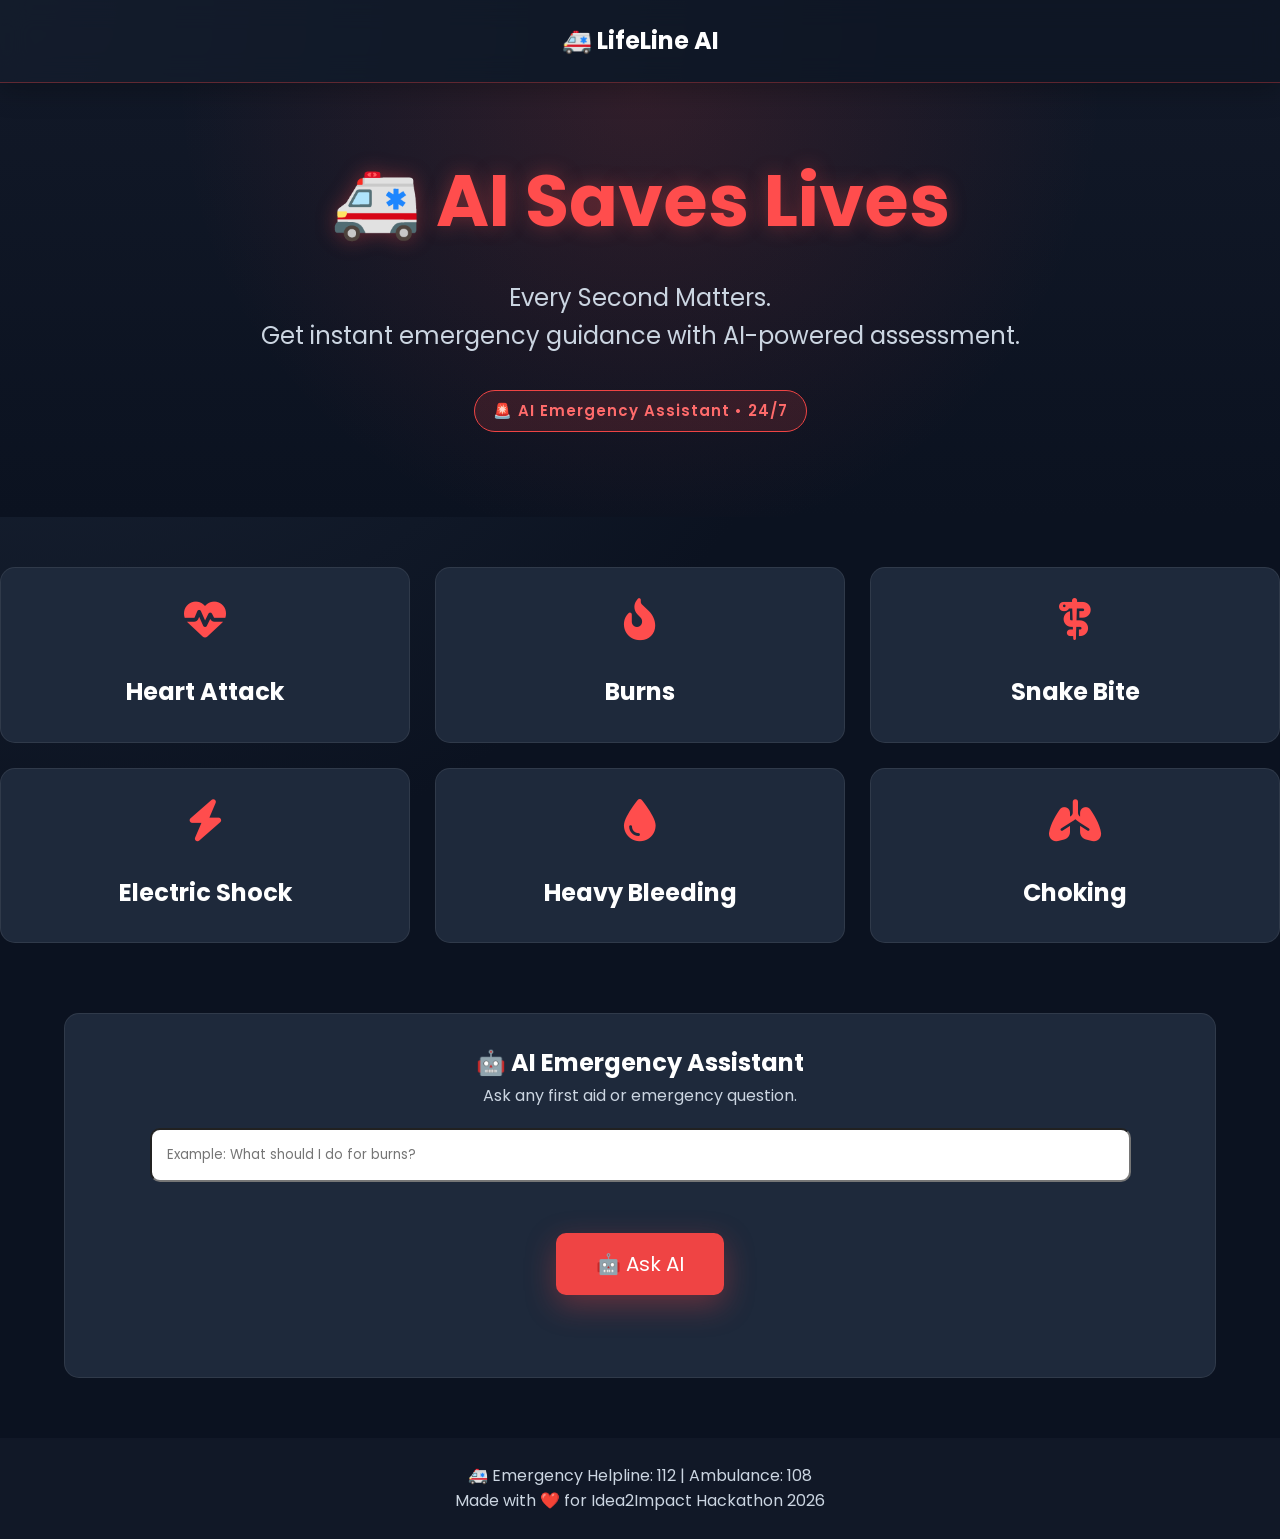
<file: index.html>
<!DOCTYPE html>
<html lang="en">
<head>
    <meta charset="UTF-8">
    <meta name="viewport" content="width=device-width, initial-scale=1.0">
    <title>LifeLine AI | Emergency First Aid Assistant</title>

    <link rel="stylesheet" href="style.css">
    <link rel="stylesheet" href="https://cdnjs.cloudflare.com/ajax/libs/font-awesome/6.7.2/css/all.min.css">
</head>

<body>
  <header class="navbar">
    <h2>🚑 LifeLine AI</h2>
</header>

<section class="hero">
   <h2>🚑 AI Saves Lives</h2>

<p>
Every Second Matters.<br>
Get instant emergency guidance with AI-powered assessment.
</p>
<div class="live-badge">🚨 AI Emergency Assistant • 24/7</div>

</section>

<section class="cards">

   <div class="card">
    <i class="fa-solid fa-heart-pulse icon"></i>
    <h3>Heart Attack</h3>
   </div>

   <div class="card">
    <i class="fa-solid fa-fire-flame-curved icon"></i>
    <h3>Burns</h3>
   </div>

   <div class="card">
    <i class="fa-solid fa-staff-snake icon"></i>
    <h3>Snake Bite</h3>
   </div>

   <div class="card">
    <i class="fa-solid fa-bolt icon"></i>
    <h3>Electric Shock</h3>
   </div>

   <div class="card">
    <i class="fa-solid fa-droplet icon"></i>
    <h3>Heavy Bleeding</h3>
   </div>

   <div class="card">
    <i class="fa-solid fa-lungs icon"></i>
    <h3>Choking</h3>
   </div>
</section>
  <section class="container">

<div class="card">

<h2>🤖 AI Emergency Assistant</h2>

<p>Ask any first aid or emergency question.</p>

<input
type="text"
id="userQuestion"
placeholder="Example: What should I do for burns?"
style="width:90%;padding:15px;border-radius:10px;margin-top:20px;">

<br><br>

<button id="askAI">
🤖 Ask AI
</button>

<br><br>

<div id="aiAnswer"></div>

</div>

</section>
<footer>
    <p>🚑 Emergency Helpline: 112 | Ambulance: 108</p>
    <p>Made with ❤️ for Idea2Impact Hackathon 2026</p>
</footer>
</body>

<script src="script.js"></script>

</html>
</file>
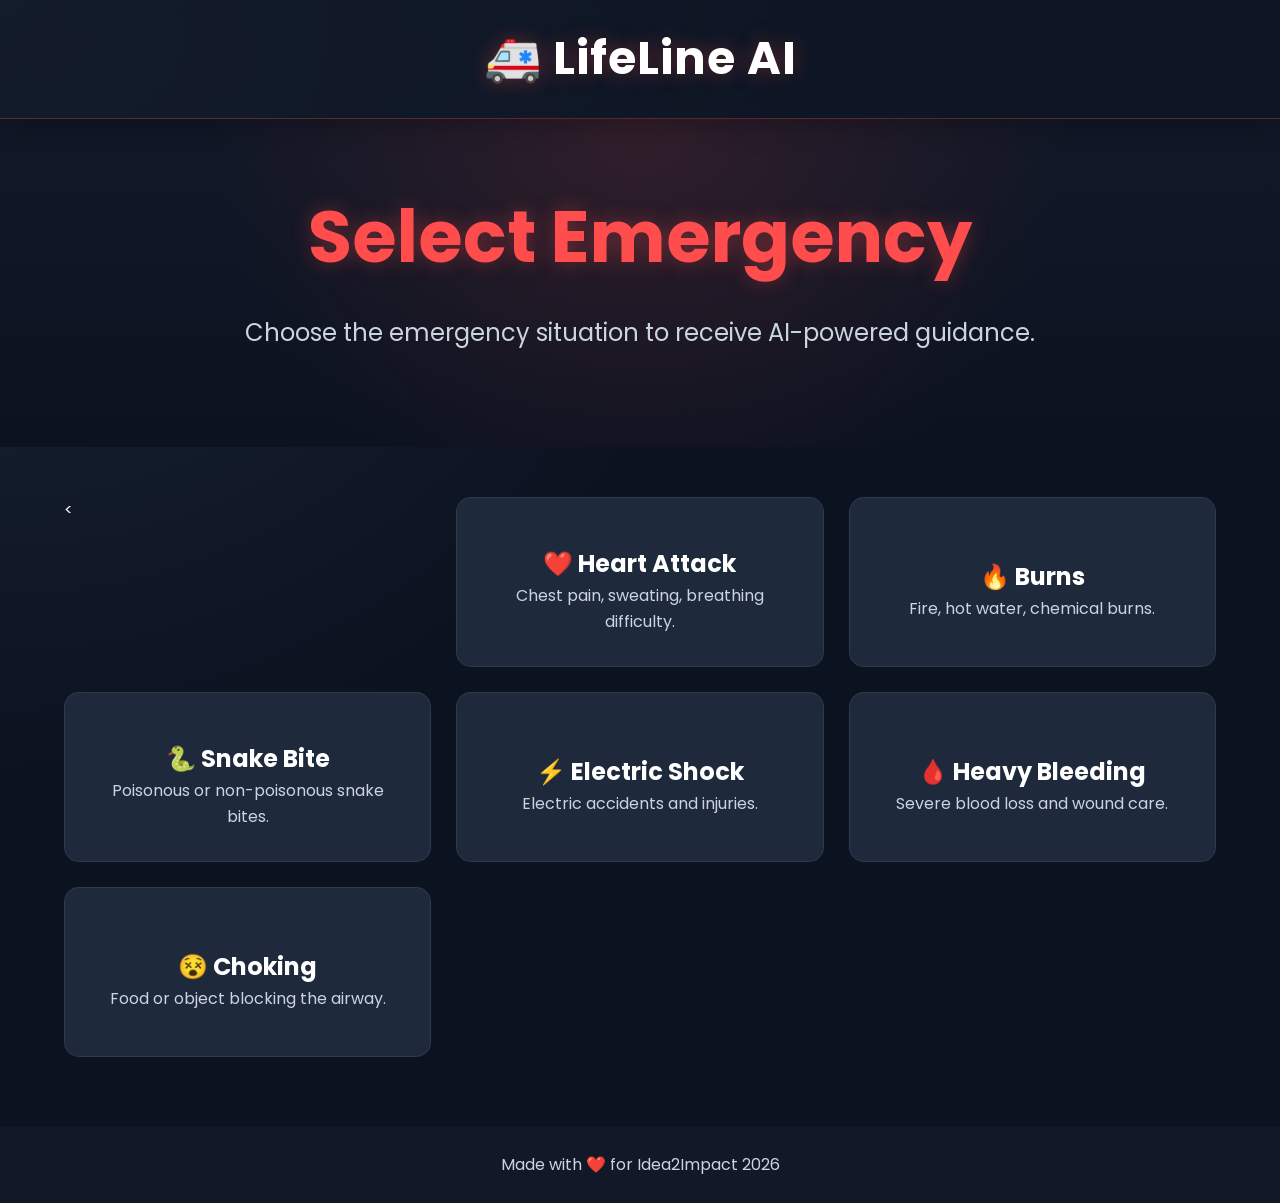
<file: emergency.html>
<!DOCTYPE html>
<html lang="en">

<head>
    <meta charset="UTF-8">
    <meta name="viewport" content="width=device-width, initial-scale=1.0">

    <title>Select Emergency | LifeLine AI</title>

    <link rel="stylesheet" href="style.css">
</head>

<body>

<header>
    <h1>🚑 LifeLine AI</h1>
</header>

<section class="hero">

<h2>Select Emergency</h2>

<p>Choose the emergency situation to receive AI-powered guidance.</p>

</section>

<div class="container">

<div class="cards">
<
<a href="symptoms.html" style="text-decoration:none;color:white;">
    <div class="card">
        <h3>❤️ Heart Attack</h3>
        <p>Chest pain, sweating, breathing difficulty.</p>
    </div>
</a>

<div class="card">
<h3>🔥 Burns</h3>
<p>Fire, hot water, chemical burns.</p>
</div>

<div class="card">
<h3>🐍 Snake Bite</h3>
<p>Poisonous or non-poisonous snake bites.</p>
</div>

<div class="card">
<h3>⚡ Electric Shock</h3>
<p>Electric accidents and injuries.</p>
</div>

<div class="card">
<h3>🩸 Heavy Bleeding</h3>
<p>Severe blood loss and wound care.</p>
</div>

<div class="card">
<h3>😵 Choking</h3>
<p>Food or object blocking the airway.</p>
</div>

</div>

</div>

<footer>

Made with ❤️ for Idea2Impact 2026

</footer>

</body>

</html>
</file>
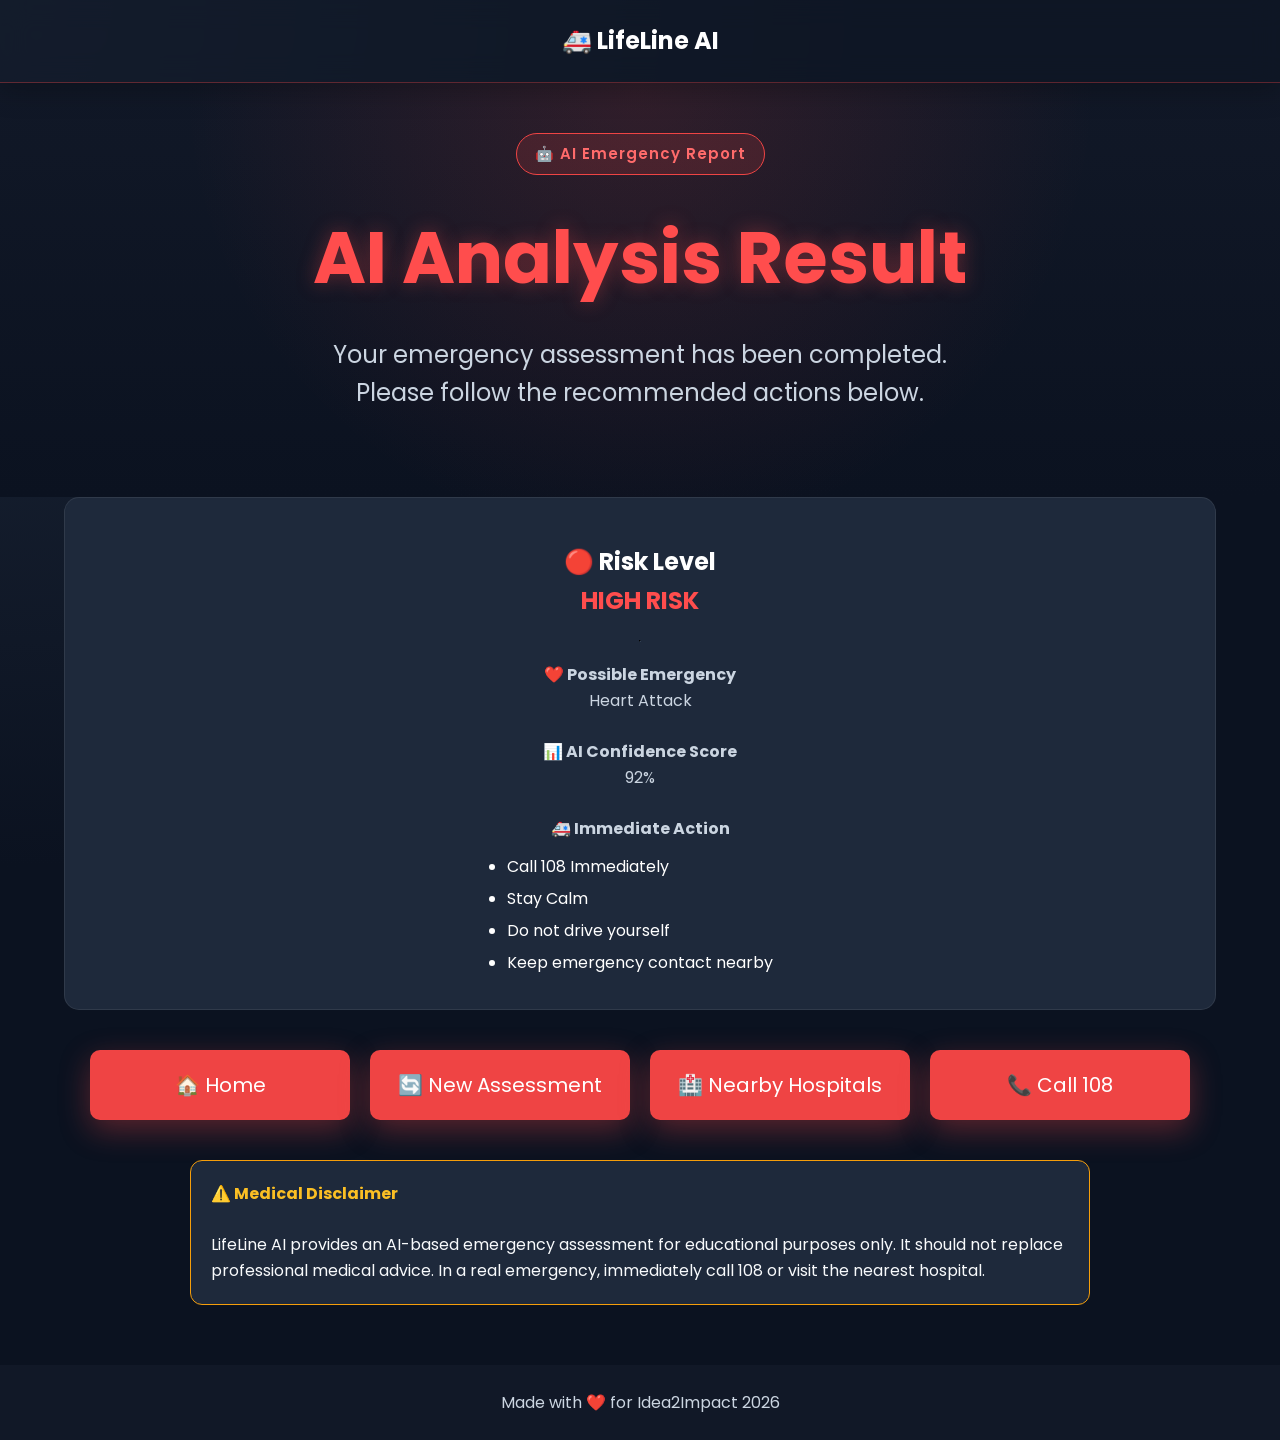
<file: result.html>
<!DOCTYPE html>
<html lang="en">
<head>
<meta charset="UTF-8">
<meta name="viewport" content="width=device-width, initial-scale=1.0">
<title>AI Result | LifeLine AI</title>
<link rel="stylesheet" href="style.css">
</head>

<body>

<header class="navbar">
    <h2>🚑 LifeLine AI</h2>
</header>

<section class="hero result-hero">

<div class="live-badge">🤖 AI Emergency Report</div>

<h2>AI Analysis Result</h2>

<p>
Your emergency assessment has been completed.<br>
Please follow the recommended actions below.
</p>

</section>

<div class="container">

<div class="card">

<h3>🔴 Risk Level</h3>

<h2 style="color:#ff4d4d;">HIGH RISK</h2>

<hr style="margin:20px 0; border-color:#334155;">

<p><strong>❤️ Possible Emergency</strong><br>Heart Attack</p>

<br>

<p><strong>📊 AI Confidence Score</strong><br>92%</p>

<br>

<p><strong>🚑 Immediate Action</strong></p>

<ul style="text-align:left; margin-top:10px; line-height:2;">
<li>Call 108 Immediately</li>
<li>Stay Calm</li>
<li>Do not drive yourself</li>
<li>Keep emergency contact nearby</li>
</ul>

</div>

</div>

<div class="result-buttons">

<a href="index.html">
    <button>🏠 Home</button>
</a>

<a href="symptoms.html">
    <button>🔄 New Assessment</button>
</a>

<a href="https://www.google.com/maps/search/hospitals+near+me" target="_blank">
    <button>🏥 Nearby Hospitals</button>
</a>

<a href="tel:108">
    <button>📞 Call 108</button>
</a>

</div>
<div style="width:90%;max-width:900px;margin:40px auto;padding:20px;background:#1e293b;border:1px solid #f59e0b;border-radius:12px;color:#f8fafc;">
<strong style="color:#fbbf24;">⚠️ Medical Disclaimer</strong><br><br>

LifeLine AI provides an AI-based emergency assessment for educational purposes only. It should not replace professional medical advice. In a real emergency, immediately call 108 or visit the nearest hospital.
</div>


<footer>
Made with ❤️ for Idea2Impact 2026
</footer>

<script>
const score = Number(localStorage.getItem("riskScore"));
const emergency = localStorage.getItem("selectedEmergency");

const card = document.querySelector(".card");

const emergencyAdvice = {

  "Heart Attack": {
    confidence: "92%",
    advice: [
      "📞 Call 108 Immediately",
      "🪑 Stay calm and sit down",
      "🚫 Do not drive yourself",
      "🏥 Reach the nearest hospital"
    ]
  },

  "Burns": {
    confidence: "89%",
    advice: [
      "💧 Cool the burn under running water for 20 minutes",
      "🧊 Do not apply ice",
      "🩹 Cover with a clean cloth",
      "🏥 Seek medical care if severe"
    ]
  },

  "Snake Bite": {
    confidence: "94%",
    advice: [
      "🧍 Keep the person still",
      "🚫 Do not cut or suck the wound",
      "📞 Call 108",
      "🏥 Reach the nearest hospital immediately"
    ]
  },

  "Electric Shock": {
    confidence: "90%",
    advice: [
      "⚡ Switch off the power source first",
      "🚫 Do not touch the victim directly if electricity is still on",
      "📞 Call 108",
      "🩺 Check breathing and pulse"
    ]
  },

  "Heavy Bleeding": {
    confidence: "91%",
    advice: [
      "🩸 Apply direct pressure to the wound",
      "⬆️ Raise the injured area if possible",
      "📞 Call 108",
      "🩹 Keep pressure until help arrives"
    ]
  },

  "Choking": {
    confidence: "93%",
    advice: [
      "🗣️ Encourage coughing if possible",
      "🤲 Give abdominal thrusts (Heimlich) if trained",
      "📞 Call 108",
      "🚑 Seek emergency medical help immediately"
    ]
  }

};

if(score >= 3){

  const info = emergencyAdvice[emergency];
  if (!info) {
    card.innerHTML = "<h2>Emergency data not found.</h2>";
    throw new Error("Unknown emergency: " + emergency);
}

card.innerHTML = `
<h3>🔴 Risk Level</h3>

<h2 style="color:#ef4444;">HIGH RISK</h2>

<p><strong>🚨 Possible Emergency</strong><br>${emergency}</p>

<p><strong>📊 AI Confidence Score</strong><br>${info.confidence}</p>

<p><strong>🚑 Immediate Action</strong></p>

<ul style="text-align:left;line-height:2;">
${info.advice.map(item => `<li>${item}</li>`).join("")}
</ul>
`;

}

else if(score >=2){

const info = emergencyAdvice[emergency];

card.innerHTML = `
<h3>🟠 Risk Level</h3>

<h2 style="color:orange;">MEDIUM RISK</h2>

<p><strong>🚨 Possible Emergency</strong><br>${emergency}</p>

<p><strong>📊 AI Confidence Score</strong><br>${info.confidence}</p>

<p><strong>🩺 Recommendation</strong></p>

<ul style="text-align:left;line-height:2;">
${info.advice.map(item => `<li>${item}</li>`).join("")}
</ul>
`;

}
else{

const info = emergencyAdvice[emergency];

card.innerHTML = `
<h3>🟢 Risk Level</h3>

<h2 style="color:#22c55e;">LOW RISK</h2>

<p><strong>🚨 Possible Emergency</strong><br>${emergency}</p>

<p><strong>📊 AI Confidence Score</strong><br>${info.confidence}</p>

<p>No immediate danger detected.</p>

<p>Continue monitoring your health.</p>
`;

}
</script>

</body>
</html>
</file>
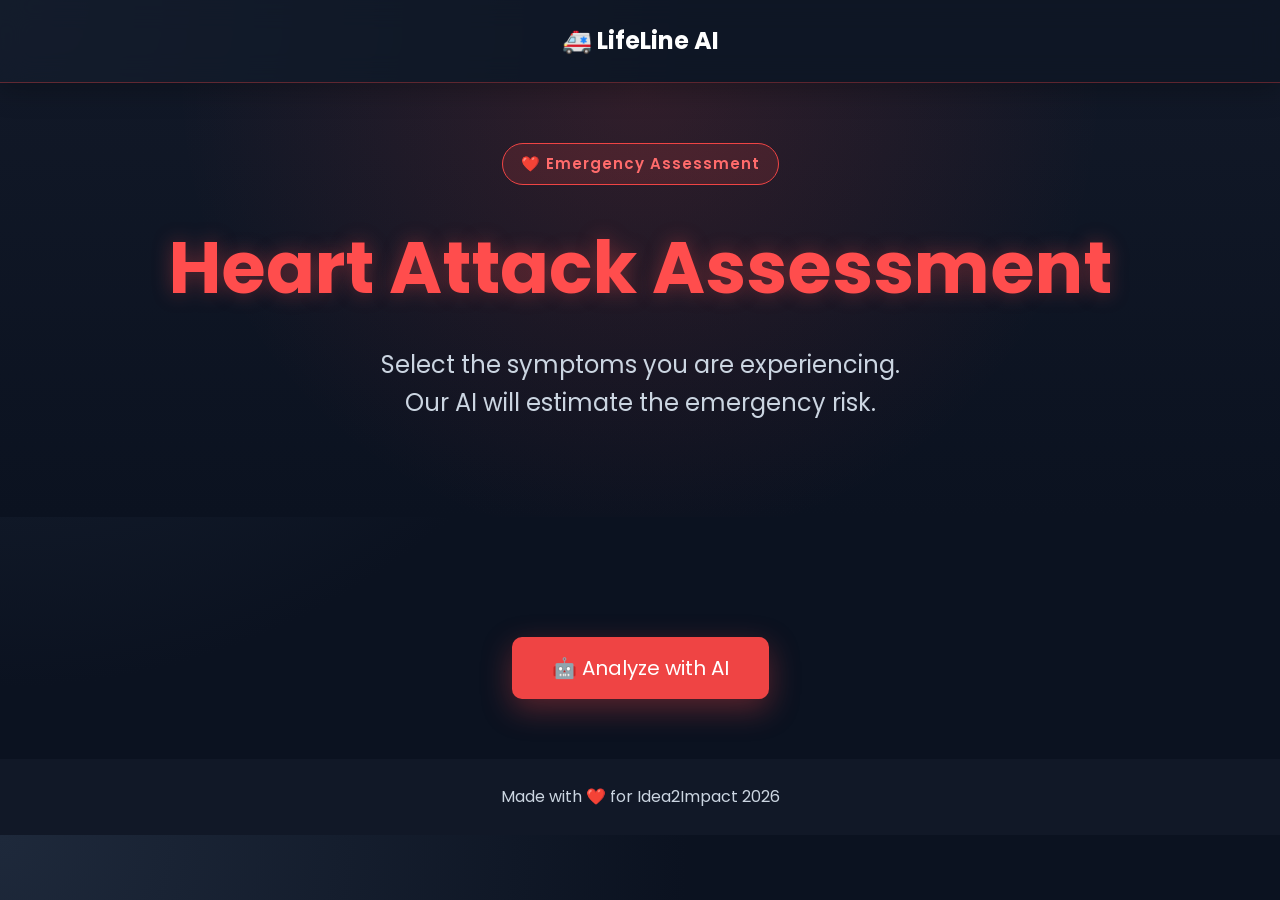
<file: symptoms.html>
<!DOCTYPE html>
<html lang="en">
<head>
  <meta charset="UTF-8">
  <meta name="viewport" content="width=device-width, initial-scale=1.0">
  <title>Symptoms | LifeLine AI</title>
  <link rel="stylesheet" href="style.css">
</head>
<body>

<header class="navbar">
    <h2>🚑 LifeLine AI</h2>
</header>

<section class="hero">
    <div class="live-badge">❤️ Emergency Assessment</div>

    <h2 id="title">Heart Attack Assessment</h2>

    <p>
        Select the symptoms you are experiencing.<br>
        Our AI will estimate the emergency risk.
    </p>
</section>

<div class="container">

<div class="cards" id="symptomsContainer"> </div>


<div style="text-align:center; margin:40px;">

<button id="analyzeBtn">
    🤖 Analyze with AI
</button>

</div>

</div>

<footer>
Made with ❤️ for Idea2Impact 2026
</footer>

<script src="script.js"></script>

 <script>
const emergency = localStorage.getItem("emergency");

if (emergency) {
    document.getElementById("title").innerText = emergency + " Assessment";
}
</script>
</body>
</html>
</file>
<file: style.css>
@import url('https://fonts.googleapis.com/css2?family=Poppins:wght@300;400;600;700&display=swap');

*{
    margin:0;
    padding:0;
    box-sizing:border-box;
    font-family:'Poppins',sans-serif;
}

body{
    background:
    radial-gradient(circle at top left,#1e293b 0%,#0B1220 45%),
    radial-gradient(circle at bottom right,#3b0d1f 0%,#0B1220 40%),
    #0B1220;
    color:#ffffff;
    line-height:1.6;
    overflow-x:hidden;
}

header{
    position:sticky;
    top:0;
    z-index:100;
    background:rgba(17,24,39,.75);
    backdrop-filter:blur(14px);
    border-bottom:1px solid rgba(239,68,68,.35);
    padding:22px;
    text-align:center;
    box-shadow:0 8px 25px rgba(0,0,0,.25);
}

header h1{
    font-size:46px;
    font-weight:700;
    letter-spacing:1px;
    text-shadow:0 0 20px rgba(239,68,68,.35);
}

.hero{
    text-align:center;
    padding:60px 20px;
    background:
radial-gradient(circle at top, rgba(239,68,68,0.15), transparent 60%),
linear-gradient(180deg,#111827,#0B1220);
    position:relative;
    overflow:hidden;
}

.hero h2{
    font-size:72px;
    color:#ff4d4d;
    font-weight:700;
    text-shadow:0 0 20px rgba(255,77,77,.35);
    margin-bottom:20px;
}

.hero p{
    font-size:24px;
    color:#CBD5E1;
    margin-bottom:35px;
}

button{
    background:#ef4444;
    color:white;
    border:none;
    padding:16px 40px;
    font-size:20px;
    border-radius:10px;
    cursor:pointer;
    transition:.3s;
    box-shadow:0 10px 30px rgba(239,68,68,.35);
}

button:hover{
    background:#dc2626;
    transform:translateY(-5px) scale(1.05);
    box-shadow:0 15px 40px rgba(239,68,68,.45);
}

.container{
    width:90%;
    max-width:1200px;
    margin:auto;
}

.cards{
    display:grid;
    grid-template-columns:repeat(3,1fr);
    gap:25px;
    margin-top:50px;
    margin-bottom:70px;
}

@media (max-width:900px){
    .cards{
        grid-template-columns:repeat(2,1fr);
    }
}

@media (max-width:600px){
    .cards{
        grid-template-columns:1fr;
    }
}

.card{
    min-height:170px;
    display:flex;
    justify-content:center;
    align-items:center;
    flex-direction:column;
    background:#1E293B;
    padding:30px;
    border-radius:15px;
    text-align:center;
    transition:.3s;
    cursor:pointer;
    border:1px solid rgba(255,255,255,.08);
}

.card:hover{
    transform:translateY(-10px);
    box-shadow:0 0 30px rgba(239,68,68,.3);
    border-color:#ef4444;
}

.card h3{
    font-size:24px;
    margin-top:15px;
    margin-bottom:0;
}

.icon{
    font-size:42px;
    color:#ff4d4d;
    margin-bottom:18px;
}

.card p{
    color:#CBD5E1;
    font-size:16px;
}

.section-title{
    text-align:center;
    font-size:38px;
    margin-top:30px;
    margin-bottom:20px;
}

footer{
    background:#111827;
    text-align:center;
    padding:25px;
    color:#CBD5E1;
    margin-top:60px;
}

.live-badge{
    display:block;
    width:fit-content;
    margin:0 auto 25px;
    background:rgba(239,68,68,.15);
    border:1px solid #ef4444;
    color:#ff6b6b;
    padding:8px 18px;
    border-radius:30px;
    font-size:15px;
    font-weight:600;
    letter-spacing:1px;
}

input[type="checkbox"]{
    width:22px;
    height:22px;
    margin-bottom:15px;
}

label.card{
    cursor:pointer;
}

@keyframes pulse{
    0%{
        box-shadow:0 0 0 0 rgba(239,68,68,.5);
    }
    70%{
        box-shadow:0 0 0 12px rgba(239,68,68,0);
    }
    100%{
        box-shadow:0 0 0 0 rgba(239,68,68,0);
    }
}

.live-badge{
    animation:pulse 2s infinite;
}

.result-hero{
    padding:50px 20px;
}

/* ================= MOBILE RESPONSIVE ================= */

@media (max-width:768px){

header{
    padding:15px;
}

header h2{
    font-size:30px;
}

.hero{
    padding:40px 15px;
}

.hero h2{
    font-size:42px;
    line-height:1.2;
}

.hero p{
    font-size:18px;
}

.live-badge{
    font-size:13px;
    padding:8px 15px;
}

.cards{
    grid-template-columns:1fr;
    gap:20px;
    margin-top:30px;
}

.card{
    min-height:140px;
    padding:20px;
}

.card h3{
    font-size:22px;
}

.icon{
    font-size:42px;
}

button{
    width:90%;
    max-width:320px;
    padding:15px;
    font-size:18px;
}

input[type="text"]{
    width:100% !important;
}

.container{
    width:95%;
}

footer{
    font-size:14px;
    padding:20px;
}

}
/* ================= RESULT PAGE ================= */

.result-buttons{
    display:flex;
    justify-content:center;
    align-items:center;
    gap:20px;
    flex-wrap:wrap;
    margin:40px auto;
}

.result-buttons a{
    display:flex;
    text-decoration:none;
    color:inherit;
}

.result-buttons a:hover{
    text-decoration:none;
}
.result-buttons button{
    width:260px;
    min-height:70px;
    padding:15px 20px;
    font-size:20px;
    display:flex;
    justify-content:center;
    align-items:center;
    gap:8px;
    text-align:center;
    white-space:nowrap;
    text-decoration:none;
}

/* ================= MOBILE ================= */

@media (max-width:768px){

header h2{
    font-size:28px;
}

.hero{
    padding:35px 15px;
}

.hero h2{
    font-size:40px;
}

.hero p{
    font-size:18px;
}

.cards{
    grid-template-columns:1fr;
}

.card{
    min-height:140px;
    padding:20px;
}

.card h3{
    font-size:22px;
}

.icon{
    font-size:42px;
}

.hero button{
    width:auto;
}

.result-buttons{
    flex-direction:column;
}

.result-buttons button{
    width:90%;
    max-width:320px;
    white-space:normal;
}
.container{
    width:95%;
}

footer{
    font-size:14px;
}

}
</file>
